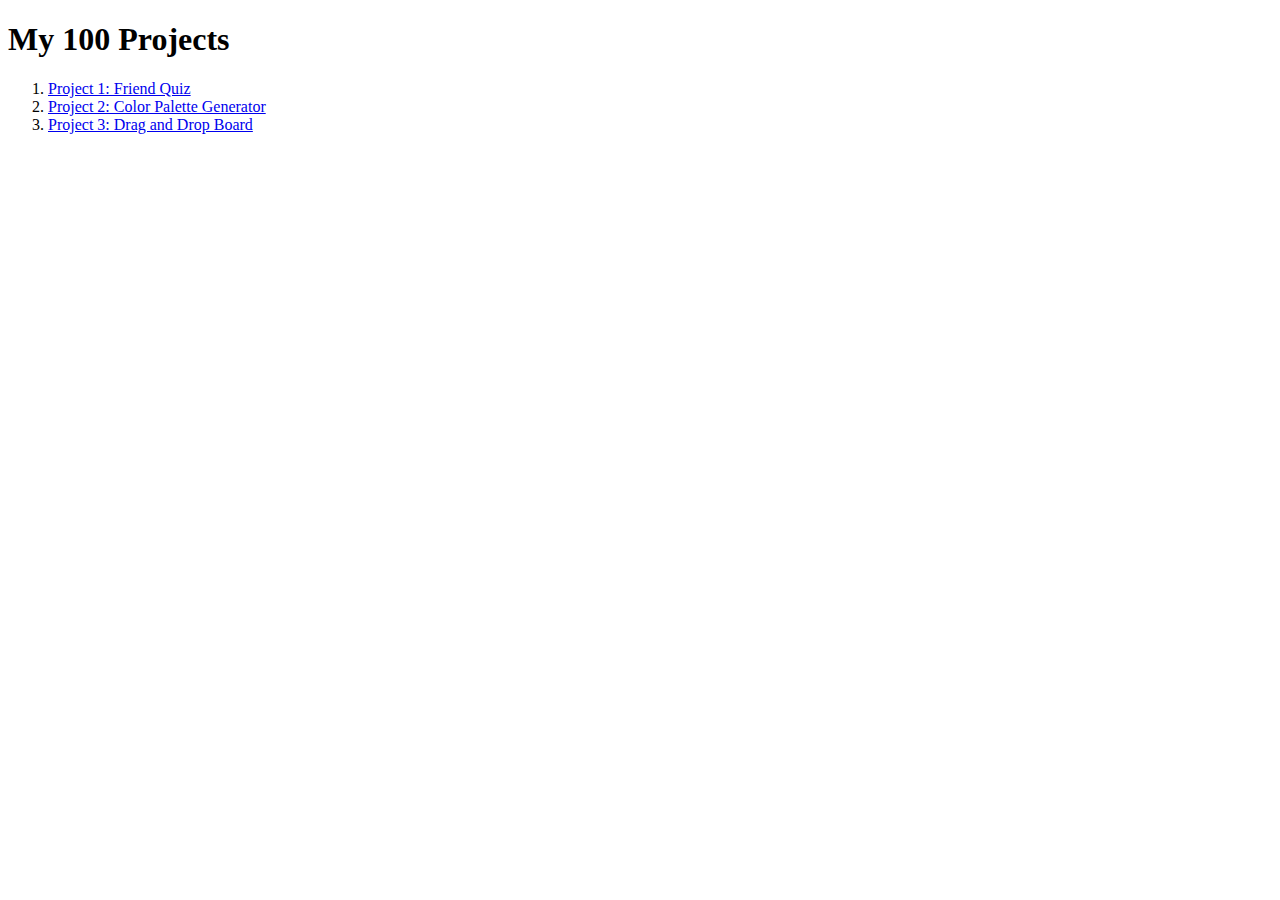
<file: index.html>
<!DOCTYPE html>
<html>
<body>
    <h1>My 100 Projects</h1>
    <ol>
        <li> <a href="./01-quiz-game/index.html">Project 1: Friend Quiz</a></li>
        <li> <a href="./02-color-palette-generator/">Project 2: Color Palette Generator</a></li>
        <li> <a href="./03-drag-and-drop-board/">Project 3: Drag and Drop Board</a></li>
    </ol>
</body>
</html>
</file>
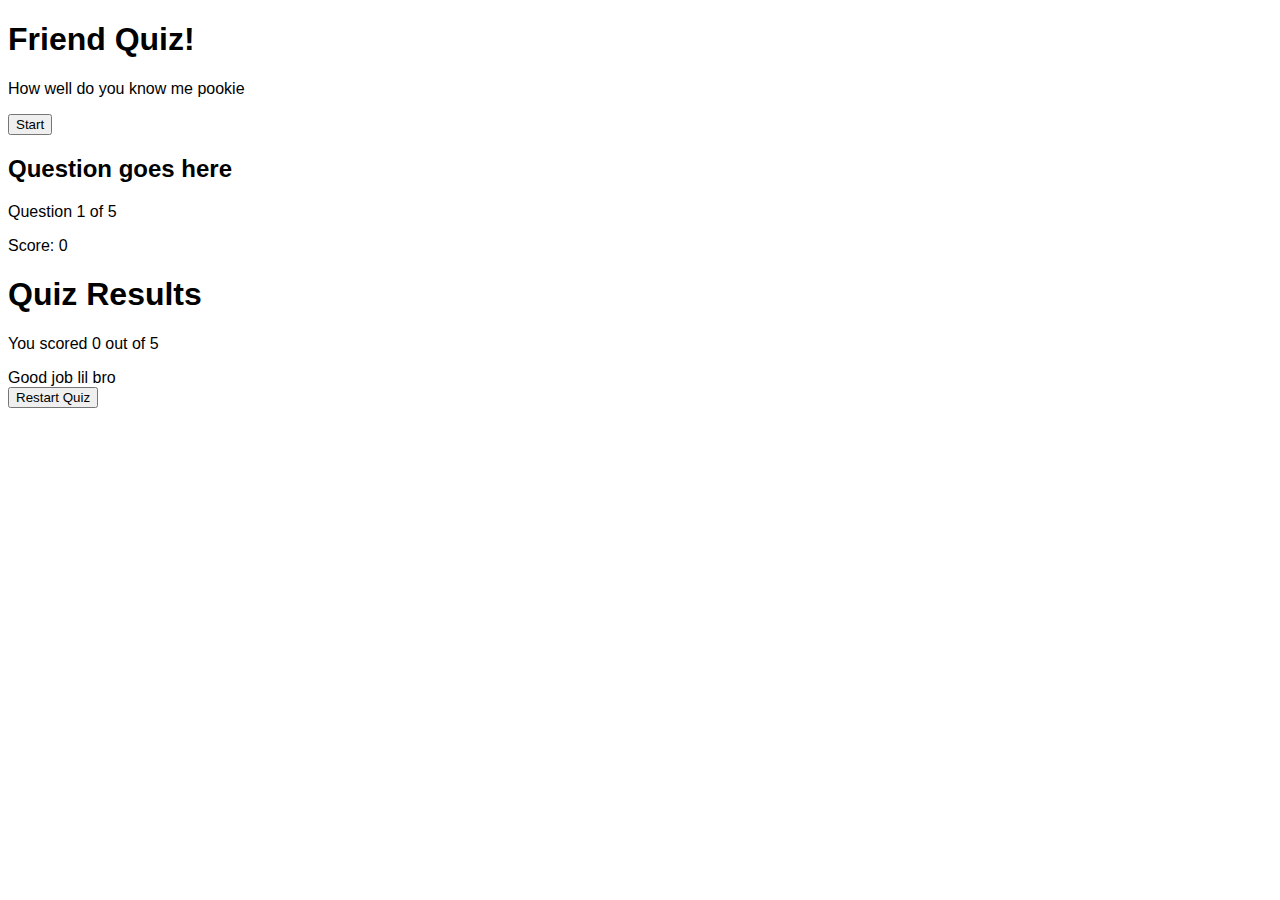
<file: 01-quiz-game/index.html>
<!doctype html>
<html lang="en">
  <head>
    <meta charset="UTF-8" />
    <meta name="viewport" content="width=device-width, initial-scale=1.0" />
    <title>Quiz Game</title>
    <link rel="preconnect" href="https://fonts.googleapis.com" />
    <link rel="preconnect" href="https://fonts.gstatic.com" crossorigin />
    <link
      href="https://fonts.googleapis.com/css2?family=Caveat:wght@400..700&family=Chango&family=Content:wght@400;700&family=Cute+Font&family=Libre+Baskerville:ital,wght@0,400..700;1,400..700&family=Varela+Round&display=swap"
      rel="stylesheet"
    />
    <link rel="stylesheet" href="style.css" />
  </head>
  <body>
    <div class="container">
      <div class="screen active" id="start-screen">
        <h1>Friend Quiz!</h1>
        <p>How well do you know me pookie</p>
        <button id="start-btn">Start</button>
      </div>

      <div class="screen" id="quiz-screen">
        <div class="quiz-header">
          <h2 id="question-text">Question goes here</h2>
          <div class="quiz-info">
            <p>
              Question <span id="current-question">1</span> of <span id="total-questions">5</span>
            </p>

            <p>Score: <span id="score">0</span></p>
          </div>
        </div>

        <div id="answers-container" class="answers-container">
          <!--Answer buttons will be inserted here from our js code later at some point-->
        </div>

        <div class="progress-bar">
          <div id="progress" class="progress"></div>
        </div>
      </div>

      <div id="result-screen" class="screen">
        <h1>Quiz Results</h1>
        <div class="result-info">
          <p>
            You scored <span id="final-score">0</span> out of
            <span id="max-score">5</span>
          </p>
          <div id="result-message">Good job lil bro</div>
        </div>
        <button id="restart-btn">Restart Quiz</button>
      </div>
    </div>
    <script src="script.js"></script>
  </body>
</html>
</file>
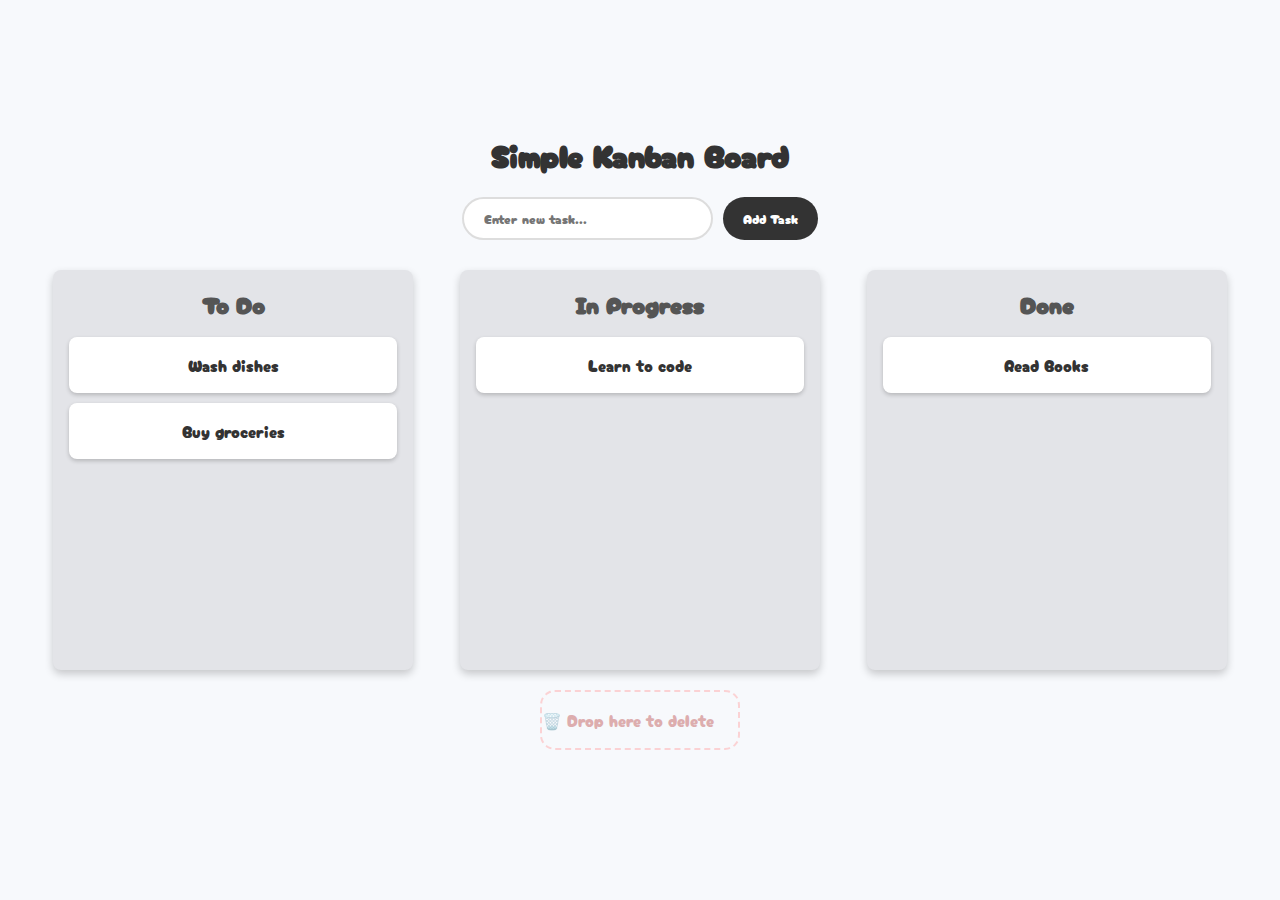
<file: 03-drag-and-drop-board/index.html>
<!doctype html>
<html lang="en">
  <head>
    <meta charset="UTF-8" />
    <meta name="viewport" content="width=device-width, initial-scale=1.0" />
    <title>Kanban Board</title>
    <link rel="stylesheet" href="style.css" />
  </head>
  <body>
    <div class="container">
      <h1>Simple Kanban Board</h1>
      <div class="add-task-container">
        <input type="text" id="task-input" placeholder="Enter new task..." />
        <button id="add-btn">Add Task</button>
      </div>
      <div class="board">
        <!-- LIST 1 -->
        <div class="list" id="list1">
          <h2>To Do</h2>
          <div class="card" draggable="true" id="card1">Wash dishes</div>
          <div class="card" draggable="true" id="card2">Buy groceries</div>
        </div>

        <!-- LIST 2 -->
        <div class="list" id="list2">
          <h2>In Progress</h2>
          <div class="card" draggable="true" id="card3">Learn to code</div>
        </div>

        <!-- LIST 3 -->
        <div class="list" id="list3">
          <h2>Done</h2>
          <div class="card" draggable="true" id="card4">Read Books</div>
        </div>
      </div>

      <div id="delete-zone">
        <span>🗑️ Drop here to delete</span>
      </div>
    </div>
    <script src="script.js"></script>
  </body>
</html>
</file>
<file: 01-quiz-game/style.css>
body {
    font-family: 'Roboto', sans-serif;
}
</file>
<file: 03-drag-and-drop-board/style.css>
@import url(https://fonts.googleapis.com/css?family=Cherry+Bomb+One:regular);

* {
    padding: 0;
    margin: 0;
    box-sizing: border-box;
}

body {
    color: #333;
    font-family: "Cherry Bomb One";
    background-color: #f7f9fc;
    display: flex;
    justify-content: center;
    align-items: center;
    min-height: 100vh;

}

.container {
    text-align: center;
    width: 100%;
    padding: 1.2rem;
}


.add-task-container{
    display: flex;
    justify-content: center;
    gap: 10px;
    margin-bottom: 30px;
}

#task-input {
    padding: 10px 20px;
    border-radius: 25px;
    border: 2px solid #ddd;
    outline: none;
    font-family: 'Cherry Bomb One';
    transition: border-color 0.3s;
}


#add-btn {
    padding: 10px 20px;
    border-radius: 25px;
    border: none;
    background-color: #333;
    color: white;
    font-family: 'Cherry Bomb One';
    cursor: pointer;
    transition: transform 0.2s;
}

#add-btn:hover {
    transform: scale(1.05);
}

h1 {
    color: #333;
    margin-bottom: 20px;
    font-size: 2rem;
}

.board {
    display: flex;
    justify-content: space-around;
    align-items: flex-start;
    width: 100%;
    max-width: 1200px;
    margin: 0 auto;
    gap: 20px;
}

.list {
    background-color: #e3e4e8;
    padding: 1rem;
    border-radius: 8px;
    width: 30%;
    min-height: 400px;
    box-shadow: 0 4px 8px rgba(0,0,0,0.2);
}

.list h2 {
    color: #555;
    margin-bottom: 1rem;
    font-size: 1.5rem;
}

.card {
    background-color: white;
    color: #333;
    padding: 1rem;
    margin-bottom: 10px;
    border-radius: 8px;
    cursor: grab;
    box-shadow: 0 2px 4px rgba(0, 0, 0, 0.2);
    transition: transform 0.2s ease, opacity 0.2s ease box-shadow 0.2s;
}

#delete-zone {
    width: 200px;
    height: 60px;
    margin: 20px auto;
    border: 2px dashed #ffadad;
    border-radius: 15px;
    display: flex;
    position: relative;
    align-items: center;
    color: #c46363;
    font-family: 'Cherry Bomb One';
    transition: all 0.2s ease-out;
    opacity: 0.5;
}

#delete-zone::before {
    content: "";
    position: absolute;
    top: -50px;
    left: -50px;
    right: -50px;
    bottom: -50px;
    z-index: -1;
}

#delete-zone.over {
    background-color: #ffadad;
    color: white;
    border: 2px solid #ff4d4d;
   box-shadow: 0 0 30px rgba(255, 77, 77, 0.6);
    transform: scale(1.2);
    border-style: solid;
}


.card.dragging {
    opacity: 0.5;
    transform: scale(0.8);
    cursor: grabbing;
}




.card.near-trash {
    transform: scale(0.5) rotate(15deg);
    filter: grayscale(1) brightness(1.5);
    opacity: 0.7;
    transition: all 0.3s ease;
}

.card:active {
    cursor: grabbing;
    transform: scale(1.05);
    box-shadow: 0 4px 8px rgba(0,0,0,0.2);
}

.list.over {
    background-color: #d1d3d8;
}

@media (max-width:768px) {
    .board {
        flex-direction: column;
        align-items: center;
    }

    .list {
        width: 80%;
        margin-bottom: 20px;
    }
}
</file>
